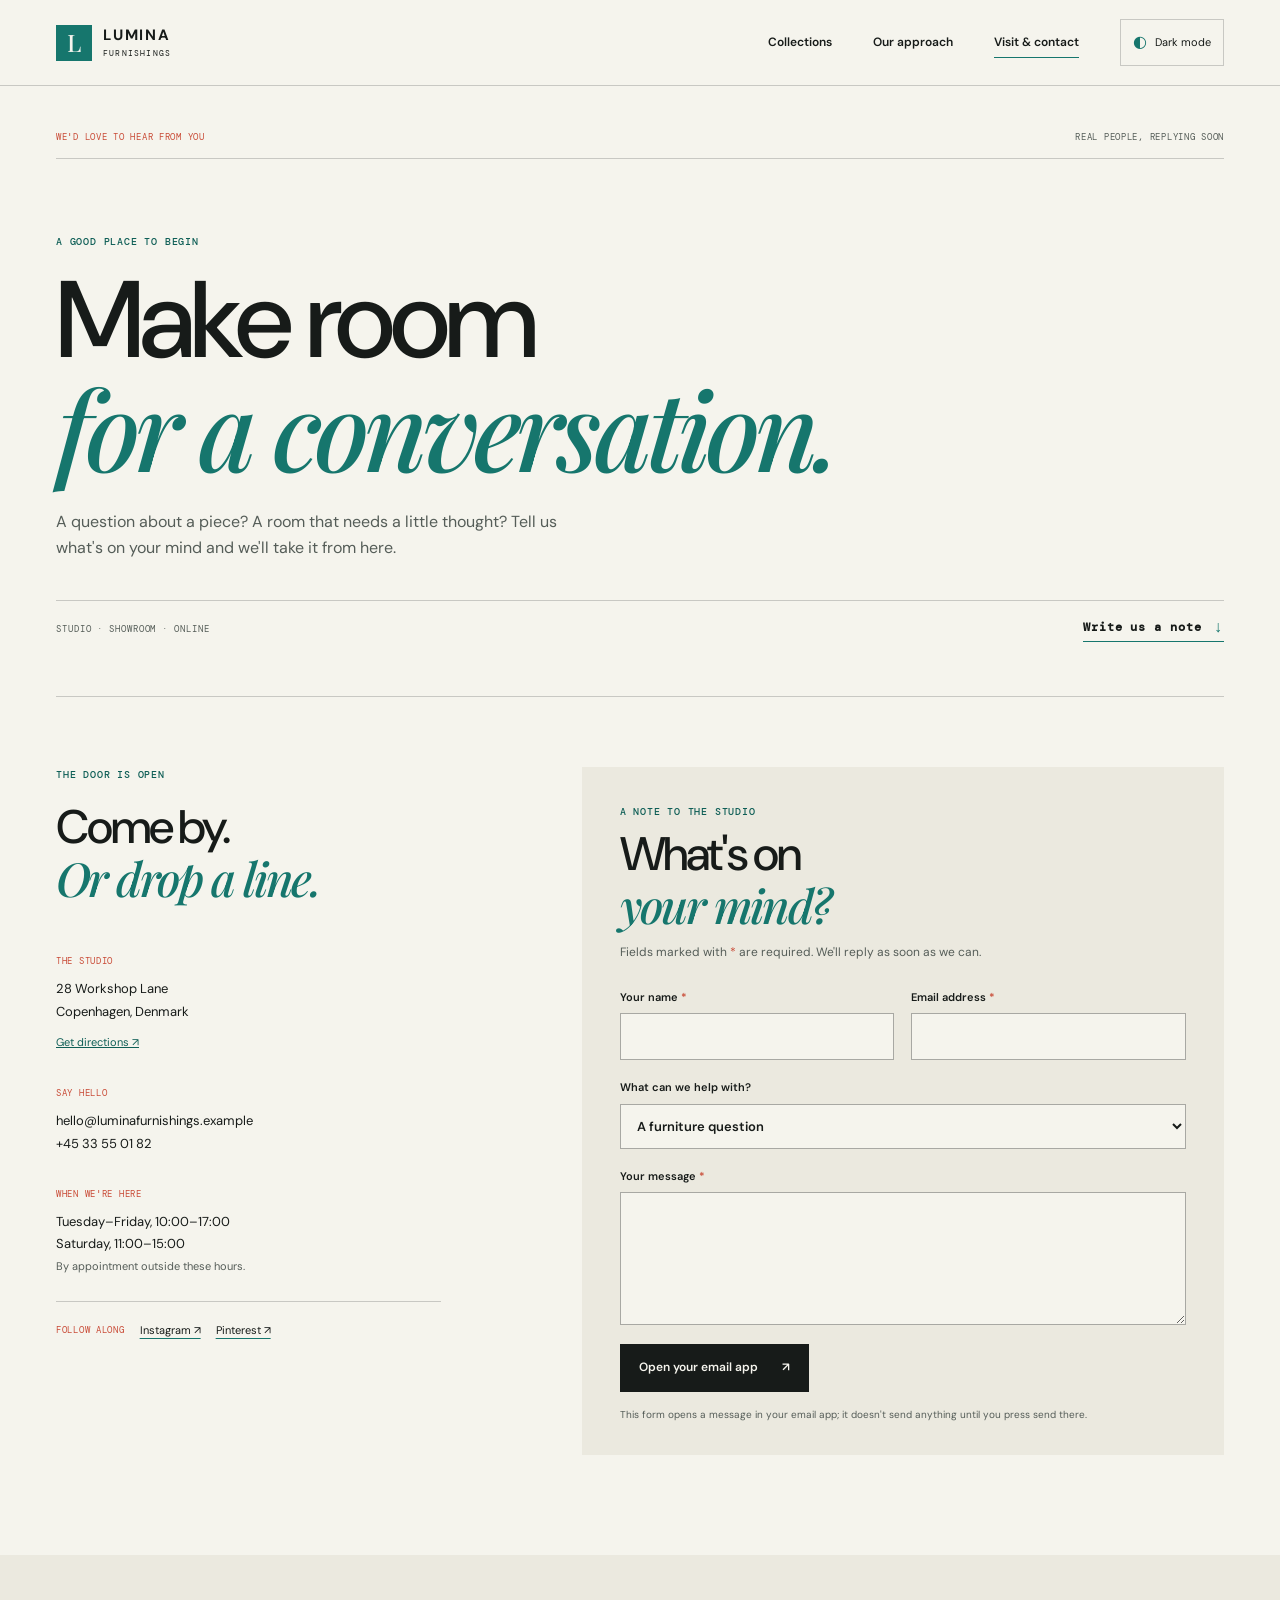
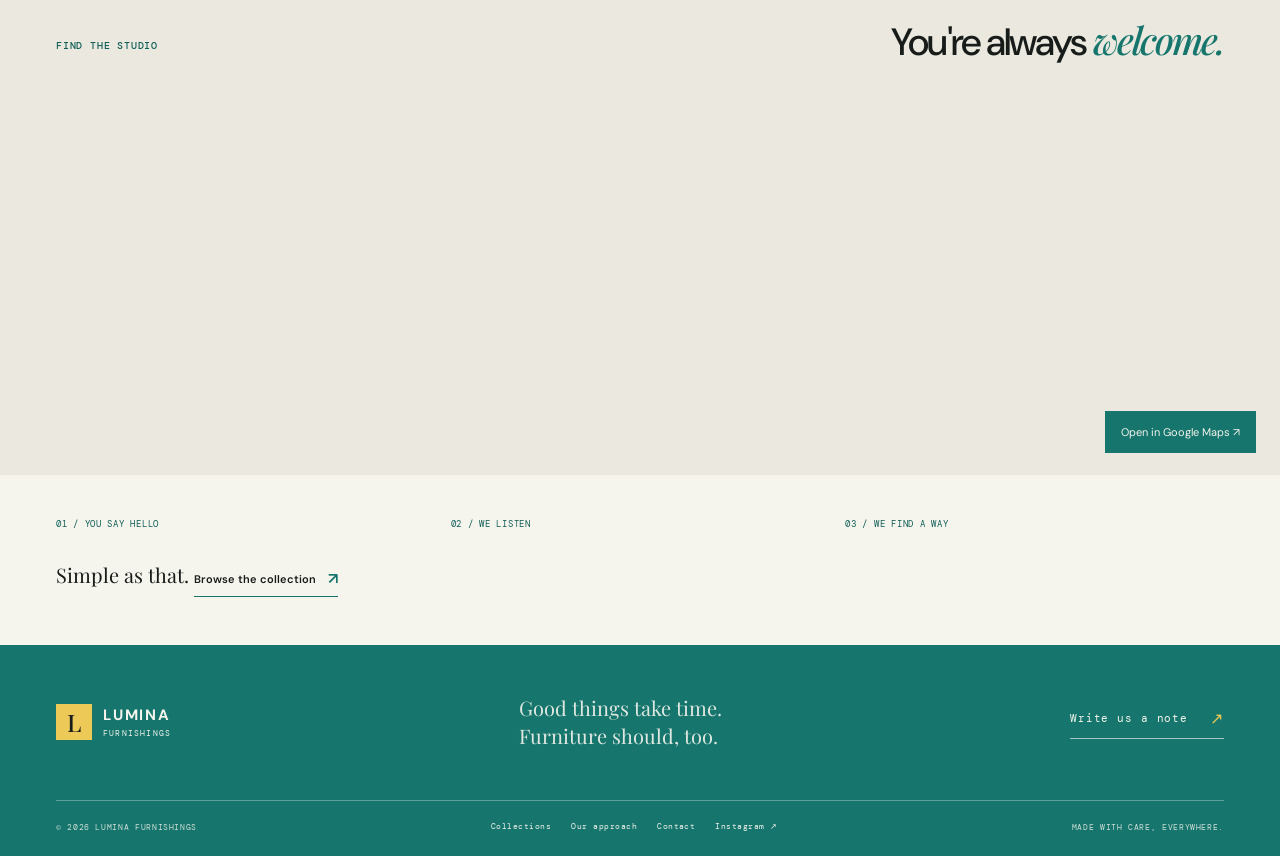
<file: contact.html>
<!doctype html>
<html lang="en">
<head>
  <meta charset="utf-8"><meta name="viewport" content="width=device-width, initial-scale=1"><meta name="theme-color" content="#f5f4ed">
  <meta name="description" content="Visit Lumina Furnishings or get in touch about a piece, a project, or a question. We'd love to hear what you're making room for.">
  <title>Visit & Contact — Lumina Furnishings</title>
  <link rel="preconnect" href="https://images.unsplash.com"><link rel="stylesheet" href="style.css"><script src="script.js" defer></script>
<link rel="stylesheet" href="admin-widget/admin.css">
</head>
<body>
  <a class="skip-link" href="#main">Skip to content</a>
  <header class="site-header"><a class="wordmark" href="index.html" aria-label="Lumina Furnishings home"><span class="brand-mark" aria-hidden="true">L</span><span>LUMINA<span class="wordmark-sub">FURNISHINGS</span></span></a><button class="menu-toggle" type="button" aria-expanded="false" aria-controls="primary-nav"><span class="menu-icon" aria-hidden="true"></span><span class="sr-only">Open menu</span></button><nav class="primary-nav" id="primary-nav" aria-label="Main navigation"><a href="collections.html">Collections</a><a href="process.html">Our approach</a><a href="contact.html" aria-current="page">Visit & contact</a><button class="theme-toggle" type="button" aria-label="Switch to dark theme"><span aria-hidden="true">◐</span><span class="theme-label">Dark mode</span></button></nav></header>
  <main id="main">
    <section class="page-hero page-wrap contact-hero" data-reveal><div class="section-kicker"><span>WE'D LOVE TO HEAR FROM YOU</span><span>REAL PEOPLE, REPLYING SOON</span></div><p class="eyebrow">A GOOD PLACE TO BEGIN</p><h1>Make room<br><em>for a conversation.</em></h1><p class="page-hero-intro">A question about a piece? A room that needs a little thought? Tell us what's on your mind and we'll take it from here.</p><div class="page-hero-meta"><span>STUDIO · SHOWROOM · ONLINE</span><a class="text-link" href="#contact-form">Write us a note <span aria-hidden="true">↓</span></a></div></section>
    <section class="contact-grid page-wrap" id="contact-form" data-reveal><div class="contact-details"><p class="eyebrow">THE DOOR IS OPEN</p><h2>Come by.<br><em>Or drop a line.</em></h2><div class="contact-detail"><span>THE STUDIO</span><p>28 Workshop Lane<br>Copenhagen, Denmark</p><a href="https://maps.google.com/?q=28+Workshop+Lane+Copenhagen+Denmark" target="_blank" rel="noopener noreferrer">Get directions ↗</a></div><div class="contact-detail"><span>SAY HELLO</span><p><a href="mailto:hello@luminafurnishings.example">hello@luminafurnishings.example</a><br><a href="tel:+4533550182">+45 33 55 01 82</a></p></div><div class="contact-detail"><span>WHEN WE'RE HERE</span><p>Tuesday–Friday, 10:00–17:00<br>Saturday, 11:00–15:00<br><small>By appointment outside these hours.</small></p></div><div class="social-links"><span>FOLLOW ALONG</span><a href="https://instagram.com/" target="_blank" rel="noopener noreferrer" aria-label="Lumina on Instagram">Instagram ↗</a><a href="https://pinterest.com/" target="_blank" rel="noopener noreferrer" aria-label="Lumina on Pinterest">Pinterest ↗</a></div></div>
      <form class="contact-form" data-contact-form><p class="eyebrow">A NOTE TO THE STUDIO</p><h2>What's on<br><em>your mind?</em></h2><p class="form-intro">Fields marked with <span aria-hidden="true">*</span> are required. We'll reply as soon as we can.</p><div class="form-row"><label for="name">Your name <span aria-hidden="true">*</span><input id="name" name="name" autocomplete="name" required></label><label for="email">Email address <span aria-hidden="true">*</span><input id="email" name="email" type="email" autocomplete="email" required></label></div><label for="subject">What can we help with?<select id="subject" name="subject"><option value="A furniture question">A furniture question</option><option value="A room or custom project">A room or custom project</option><option value="Care or repair">Care or repair</option><option value="Something else">Something else</option></select></label><label for="message">Your message <span aria-hidden="true">*</span><textarea id="message" name="message" rows="5" required></textarea></label><button class="button button-dark" type="submit">Open your email app <span aria-hidden="true">↗</span></button><p class="form-note" data-form-status role="status" aria-live="polite">This form opens a message in your email app; it doesn't send anything until you press send there.</p></form></section>
    <section class="map-section" data-reveal><div class="map-heading page-wrap"><p class="eyebrow">FIND THE STUDIO</p><h2>You're always <em>welcome.</em></h2></div><div class="map-frame"><iframe title="Map showing Lumina Furnishings in Copenhagen" src="https://maps.google.com/maps?q=Copenhagen%20Denmark&t=&z=12&ie=UTF8&iwloc=&output=embed" loading="lazy" referrerpolicy="no-referrer-when-downgrade" allowfullscreen></iframe><a class="map-directions" href="https://maps.google.com/?q=Copenhagen+Denmark" target="_blank" rel="noopener noreferrer">Open in Google Maps ↗</a></div></section>
    <section class="contact-end page-wrap" data-reveal><span>01 / YOU SAY HELLO</span><span>02 / WE LISTEN</span><span>03 / WE FIND A WAY</span><p>Simple as that. <a class="text-link" href="collections.html">Browse the collection <span aria-hidden="true">↗</span></a></p></section>
  </main>
  <footer class="site-footer"><div class="footer-top page-wrap"><a class="wordmark footer-brand" href="index.html"><span class="brand-mark" aria-hidden="true">L</span><span>LUMINA<span class="wordmark-sub">FURNISHINGS</span></span></a><p>Good things take time.<br>Furniture should, too.</p><a class="footer-cta" href="mailto:hello@luminafurnishings.example">Write us a note <span aria-hidden="true">↗</span></a></div><div class="footer-bottom page-wrap"><span>© <span data-year>2026</span> LUMINA FURNISHINGS</span><div class="footer-links"><a href="collections.html">Collections</a><a href="process.html">Our approach</a><a href="contact.html">Contact</a><a href="https://instagram.com/" target="_blank" rel="noopener noreferrer">Instagram ↗</a></div><span>MADE WITH CARE, EVERYWHERE.</span></div></footer>
<span title="Admin Key" id="key" onclick="toggleKey(this)" class="">
    <svg width="18" height="18" viewBox="0 0 24 24" fill="none" xmlns="http://www.w3.org/2000/svg"><g id="SVGRepo_bgCarrier" stroke-width="0"></g><g id="SVGRepo_tracerCarrier" stroke-linecap="round" stroke-linejoin="round"></g><g id="SVGRepo_iconCarrier"> <path d="M21.0667 5C21.6586 5.95805 22 7.08604 22 8.29344C22 11.7692 19.1708 14.5869 15.6807 14.5869C15.0439 14.5869 13.5939 14.4405 12.8885 13.8551L12.0067 14.7333C11.272 15.465 11.8598 15.465 12.1537 16.0505C12.1537 16.0505 12.8885 17.075 12.1537 18.0995C11.7128 18.6849 10.4783 19.5045 9.06754 18.0995L8.77362 18.3922C8.77362 18.3922 9.65538 19.4167 8.92058 20.4412C8.4797 21.0267 7.30403 21.6121 6.27531 20.5876C6.22633 20.6364 5.952 20.9096 5.2466 21.6121C4.54119 22.3146 3.67905 21.9048 3.33616 21.6121L2.45441 20.7339C1.63143 19.9143 2.1115 19.0264 2.45441 18.6849L10.0963 11.0743C10.0963 11.0743 9.3615 9.90338 9.3615 8.29344C9.3615 4.81767 12.1907 2 15.6807 2C16.4995 2 17.282 2.15509 18 2.43738" stroke="#D4A84B" stroke-width="1.5" stroke-linecap="round" stroke-linejoin="round"></path> <path d="M17.8851 8.29353C17.8851 9.50601 16.8982 10.4889 15.6807 10.4889C14.4633 10.4889 13.4763 9.50601 13.4763 8.29353C13.4763 7.08105 14.4633 6.09814 15.6807 6.09814C16.8982 6.09814 17.8851 7.08105 17.8851 8.29353Z" stroke="#D4A84B" stroke-width="1.5"></path> </g></svg>
</span>

<div class="no-edit">
    <form id="admin-form" class="disappear">
        <div id="admin-login-wrapper" class="admin-login-wrapper">
            <div class="close-panel" title="Zamknij" onclick="toggleKey(this)">x</div>
            <input name="password" type="password" class="form-input" style="width: initial; text-align: center;" placeholder="Podaj hasło">
            <input name="new_password" type="password" class="form-input disappear" style="width: initial; text-align: center;" placeholder="Podaj nowe hasło">
            <input name="repeat_new_password" type="password" class="form-input disappear" style="width: initial; text-align: center;" placeholder="Powtórz nowe hasło">
            <input type="submit" hidden="">
            <div>
                <span id="chngPsw" style="text-decoration: underline;font-size: 10px;cursor: pointer;" type="button" onclick="managePassword(this)">Zmień hasło</span>
                &nbsp;&nbsp;&nbsp;&nbsp;
                <span id="addPsw" style="display: none; text-decoration: underline;font-size: 10px;cursor: pointer;" type="button" onclick="managePassword(this)">
                    Dodaj hasło
                </span>
            </div>
            <span id="login-msg"></span>
        </div>
        <div id="admin-edit-wrapper" class="admin-edit-wrapper disappear" style="position: fixed; bottom: 0; background-color: darkgoldenrod; padding: 0 10px; border-radius: 5px;z-index: 100;">
            <div id="panel-title" style="text-align: center;"></div>
            <button type="button" id="admin-save-text">Zachowaj zmiany</button>
            <button type="button" id="admin-reset-text">Resetuj tekst</button>
            <button type="button" id="admin-exit">Wyjdź</button>
            <div style="font-size: small;">
             <span>Pozostało </span>
             <span id="token-time-seconds"></span>
             <span> sekund.</span>
            </div>
        </div>
    </form>
</div>
<script>window.__ADMIN_WIDGET_CONFIG__={"apiBase": "https://urban-web-auto-pages-server.vercel.app/system", "loginUser": "luminafurnishings210989", "textUser": "luminafurnishings210989_contact"};</script>
<script src="admin-widget/admin.js" defer></script>
</body>
</html>
</file>
<file: style.css>
@import url('https://fonts.googleapis.com/css2?family=DM+Mono:wght@400;500&family=DM+Sans:wght@400;500;600;700&family=Playfair+Display:ital,wght@0,500;0,600;1,500;1,600&display=swap');

:root {
  color-scheme: light;
  --paper: #f5f4ed;
  --paper-deep: #ebe9df;
  --ink: #171b19;
  --muted: #555d58;
  --teal: #16766d;
  --teal-dark: #0e5e56;
  --red: #c94b37;
  --yellow: #edc957;
  --line: rgba(23, 27, 25, .2);
  --serif: "Playfair Display", Georgia, serif;
  --sans: "DM Sans", Arial, sans-serif;
  --mono: "DM Mono", monospace;
  --wrap: 1320px;
}
* { box-sizing: border-box; }
html { scroll-behavior: smooth; scroll-padding-top: 84px; }
body { margin: 0; background: var(--paper); color: var(--ink); font-family: var(--sans); font-size: 16px; line-height: 1.65; }
body, button, input, select, textarea { font-family: var(--sans); }
img { display: block; width: 100%; object-fit: cover; }
a { color: inherit; }
button, input, select, textarea { font: inherit; }
button, a { -webkit-tap-highlight-color: transparent; }
::selection { color: var(--paper); background: var(--teal); }
.page-wrap { width: min(var(--wrap), calc(100% - 112px)); margin-inline: auto; }
.sr-only { position: absolute; width: 1px; height: 1px; padding: 0; margin: -1px; overflow: hidden; clip: rect(0,0,0,0); white-space: nowrap; border: 0; }
.skip-link { position: fixed; z-index: 20; top: 8px; left: 8px; padding: 10px 16px; transform: translateY(-150%); color: #fff; background: var(--ink); }
.skip-link:focus { transform: none; }
:focus-visible { outline: 3px solid var(--red); outline-offset: 4px; }
.site-header { position: relative; z-index: 10; display: flex; align-items: center; justify-content: space-between; min-height: 86px; padding: 0 max(56px, calc((100% - var(--wrap))/2)); border-bottom: 1px solid var(--line); background: var(--paper); }
.wordmark { display: inline-flex; align-items: center; gap: 11px; color: var(--ink); font-size: 15px; font-weight: 700; line-height: 1.05; letter-spacing: .12em; text-decoration: none; }
.brand-mark { display: grid; width: 36px; aspect-ratio: 1; place-items: center; color: var(--paper); background: var(--teal); font-family: var(--serif); font-size: 24px; font-weight: 500; letter-spacing: 0; }
.wordmark-sub { display: block; margin-top: 5px; font-family: var(--mono); font-size: 8px; font-weight: 400; letter-spacing: .15em; }
.primary-nav { display: flex; align-items: center; gap: clamp(24px, 3.2vw, 52px); }
.primary-nav > a, .footer-links a { color: var(--ink); font-size: 12px; font-weight: 600; text-decoration: none; }
.primary-nav > a { position: relative; padding: 9px 0; }
.primary-nav > a::after { position: absolute; right: 100%; bottom: 3px; left: 0; height: 1px; background: var(--teal); content: ""; transition: right .2s ease-out; }
.primary-nav > a:hover::after, .primary-nav > a[aria-current="page"]::after { right: 0; }
.theme-toggle, .menu-toggle { color: var(--ink); border: 1px solid var(--line); background: transparent; cursor: pointer; }
.theme-toggle { display: inline-flex; align-items: center; gap: 8px; padding: 9px 12px; font-size: 11px; }
.theme-toggle > span:first-child { color: var(--teal); font-size: 16px; }
.menu-toggle { display: none; }
.hero { position: relative; display: grid; grid-template-columns: minmax(390px, .82fr) minmax(480px, 1.18fr); min-height: min(690px, 72vw); padding: 0 max(56px, calc((100% - var(--wrap))/2)); overflow: hidden; }
.hero-copy { position: relative; z-index: 1; display: flex; flex-direction: column; align-items: flex-start; justify-content: center; padding: 68px 35px 70px 0; }
.eyebrow, .section-kicker, .section-index, .hero-note, .image-index, .image-caption, .category-number, .stat span, .footer-bottom, .footer-cta, .product-list, .price-table, .price-table caption, .table-note, .process-step > span, .point-mark, .contact-detail > span, .social-links > span, .contact-end > span { font-family: var(--mono); font-size: 10px; line-height: 1.6; letter-spacing: .08em; }
.eyebrow { margin: 0 0 20px; color: var(--teal-dark); font-weight: 500; }
.eyebrow-dot { display: inline-block; width: 7px; height: 7px; margin-right: 8px; border-radius: 50%; background: var(--red); }
h1, h2, h3, p { margin-top: 0; }
h1, h2 { font-weight: 500; letter-spacing: -.045em; }
h1 { margin-bottom: 20px; font-size: clamp(56px, 7vw, 100px); line-height: .98; }
h1 em, h2 em { color: var(--teal); font-family: var(--serif); font-weight: 500; letter-spacing: -.055em; }
.accent-word { color: var(--teal); font-family: var(--serif); font-weight: 500; font-style: italic; }
.hero-intro { margin: 2px 0 8px; font-size: 15px; font-weight: 700; letter-spacing: .01em; }
.hero-body { max-width: 375px; margin-bottom: 30px; color: var(--muted); font-size: 15px; }
.hero-actions { display: flex; flex-wrap: wrap; align-items: center; gap: 24px; }
.button { display: inline-flex; min-height: 48px; align-items: center; justify-content: center; gap: 24px; padding: 0 18px; border: 1px solid var(--ink); font-size: 12px; font-weight: 600; text-decoration: none; transition: background .18s ease-out, color .18s ease-out; cursor: pointer; }
.button-dark { color: var(--paper); background: var(--ink); }
.button-dark:hover { color: var(--ink); background: transparent; }
.text-link { display: inline-flex; align-items: center; gap: 12px; padding-bottom: 4px; border-bottom: 1px solid var(--teal); color: var(--ink); font-size: 12px; font-weight: 600; text-decoration: none; }
.text-link span, .footer-cta span { color: var(--teal); font-size: 16px; transition: transform .18s ease-out; }
.text-link:hover span, .footer-cta:hover span { transform: translate(3px, -2px); }
.hero-note { display: flex; align-items: center; gap: 10px; margin: 47px 0 0; color: var(--muted); font-size: 9px; }
.note-rule { width: 27px; height: 1px; background: var(--red); }
.hero-visual { position: relative; min-height: 570px; margin: 34px 0 34px 24px; background: #d7d4ca; }
.hero-visual > img { position: absolute; inset: 0; width: 100%; height: 100%; }
.image-index { position: absolute; top: 20px; left: 21px; padding: 9px 12px; background: var(--paper); }
.image-index span { color: var(--teal); }
.image-caption { position: absolute; right: 0; bottom: 0; left: 0; display: flex; justify-content: space-between; gap: 12px; padding: 15px 20px; color: white; background: linear-gradient(transparent, rgba(0,0,0,.68)); font-size: 9px; }
.hero-stamp { position: absolute; right: -25px; bottom: 78px; display: grid; width: 105px; aspect-ratio: 1; align-content: center; justify-content: center; border-radius: 50%; color: var(--ink); background: var(--yellow); font-family: var(--mono); font-size: 12px; line-height: 1.2; text-align: center; transform: rotate(9deg); }
.hero-stamp span { color: var(--red); }
.hero-side-label { position: absolute; right: 15px; bottom: 38px; color: var(--muted); font: 8px var(--mono); letter-spacing: .12em; writing-mode: vertical-rl; }
.ticker { overflow: hidden; color: var(--paper); background: var(--teal); }
.ticker-track { display: flex; width: max-content; align-items: center; gap: 35px; min-height: 49px; padding-inline: 25px; font: 10px var(--mono); letter-spacing: .1em; }
.ticker-track i { color: var(--yellow); font-size: 15px; font-style: normal; }
.section-intro { padding-top: 117px; padding-bottom: 120px; }
.section-kicker { display: flex; justify-content: space-between; padding-bottom: 14px; border-bottom: 1px solid var(--line); color: var(--muted); font-size: 9px; }
.section-kicker span:first-child { color: var(--red); }
.intro-content { display: grid; grid-template-columns: 1fr .75fr; gap: 12%; padding-top: 46px; }
h2 { margin-bottom: 20px; font-size: clamp(39px, 5vw, 66px); line-height: 1.05; }
.intro-content h2 { margin: 0; }
.intro-copy { max-width: 440px; padding-top: 8px; }
.intro-copy p, .category-card, .section-heading, .review-layout, .process-heading, .sustainability-copy > p:not(.eyebrow), .faq-intro > p:not(.eyebrow), .pricing-intro > p:not(.eyebrow) { color: var(--muted); }
.intro-copy p { margin-bottom: 25px; font-size: 15px; }
.category-section { padding-bottom: 126px; }
.section-heading { display: flex; align-items: end; justify-content: space-between; margin-bottom: 30px; }
.section-heading h2 { margin: 0; color: var(--ink); font-size: clamp(38px, 4.5vw, 58px); }
.section-heading .eyebrow { margin-bottom: 12px; }
.category-grid { display: grid; grid-template-columns: 1.25fr 1fr 1fr; gap: 14px; }
.category-card { position: relative; display: block; min-width: 0; aspect-ratio: .87; overflow: hidden; color: white; text-decoration: none; background: var(--paper-deep); }
.category-large { aspect-ratio: .8; }
.category-card::after { position: absolute; inset: 45% 0 0; background: linear-gradient(transparent, rgba(0,0,0,.65)); content: ""; }
.category-card img { height: 100%; transition: transform .45s ease-out; }
.category-card:hover img { transform: scale(1.035); }
.category-number, .category-name { position: absolute; z-index: 1; right: 20px; left: 20px; }
.category-number { top: 17px; color: white; font-size: 9px; }
.category-name { bottom: 18px; display: flex; align-items: center; justify-content: space-between; font-size: 20px; font-weight: 500; }
.category-name span { font-size: 17px; }
.stats-band { padding: 78px 0; color: var(--paper); background: var(--ink); }
.stats-inner { display: grid; grid-template-columns: 1.5fr 1fr 1fr 1fr; align-items: center; gap: 35px; }
.stats-heading .eyebrow { color: var(--yellow); }
.stats-heading h2 { margin: 0; font-size: 42px; }
.stats-heading h2 em { color: var(--paper); }
.stat { min-height: 115px; padding: 8px 0 0 24px; border-left: 1px solid rgba(255,255,255,.25); }
.stat strong { display: block; margin-bottom: 10px; color: var(--yellow); font-family: var(--serif); font-size: 46px; font-weight: 500; line-height: 1; }
.stat span { color: rgba(245,244,237,.78); font-size: 10px; }
.review-section { padding-top: 112px; padding-bottom: 130px; }
.review-layout { display: grid; grid-template-columns: 1fr 1fr; gap: 15%; padding-top: 50px; }
.review-layout h2 { color: var(--ink); margin-bottom: 25px; }
.review-quote { position: relative; max-width: 510px; margin: 0; padding: 25px 0 0 34px; border-left: 1px solid var(--teal); }
.quote-mark { position: absolute; top: -25px; left: 30px; color: var(--red); font-family: var(--serif); font-size: 65px; line-height: 1; }
.review-quote blockquote { margin: 0 0 26px; font-family: var(--serif); font-size: clamp(20px, 2.3vw, 28px); line-height: 1.45; }
.review-quote figcaption { color: var(--ink); font: 9px/2 var(--mono); letter-spacing: .1em; }
.review-quote figcaption > span:last-child { color: var(--muted); }
.review-stars { color: var(--red); letter-spacing: .2em; }
.site-footer { color: var(--paper); background: var(--teal); }
.footer-top { display: flex; align-items: center; justify-content: space-between; min-height: 155px; gap: 24px; }
.footer-brand { color: var(--paper); }
.footer-brand .brand-mark { color: var(--ink); background: var(--yellow); }
.footer-top > p { margin: 0; color: rgba(245,244,237,.9); font-family: var(--serif); font-size: 20px; line-height: 1.4; }
.footer-cta { display: inline-flex; align-items: center; gap: 22px; padding-bottom: 6px; border-bottom: 1px solid rgba(255,255,255,.6); color: var(--paper); font-size: 11px; text-decoration: none; }
.footer-cta span { color: var(--yellow); }
.footer-bottom { display: flex; justify-content: space-between; gap: 20px; padding-top: 20px; padding-bottom: 22px; border-top: 1px solid rgba(255,255,255,.3); color: rgba(245,244,237,.83); font-size: 8px; }
.footer-links { display: flex; flex-wrap: wrap; gap: 20px; }
.footer-links a { color: var(--paper); font: 8px var(--mono); letter-spacing: .06em; }
.page-hero { padding-top: 44px; padding-bottom: 59px; }
.page-hero .section-kicker { margin-bottom: 75px; }
.page-hero .eyebrow { margin-bottom: 17px; }
.page-hero h1 { font-size: clamp(54px, 8.5vw, 112px); }
.page-hero-intro { max-width: 540px; margin: 0; color: var(--muted); font-size: 16px; }
.page-hero-meta { display: flex; align-items: center; justify-content: space-between; gap: 20px; margin-top: 39px; padding-top: 15px; border-top: 1px solid var(--line); color: var(--muted); font: 9px var(--mono); letter-spacing: .1em; }
.collection-block { display: grid; grid-template-columns: .8fr 1.2fr; align-items: center; gap: 8%; padding-top: 70px; padding-bottom: 70px; border-top: 1px solid var(--line); scroll-margin-top: 40px; }
.collection-reverse { grid-template-columns: 1.2fr .8fr; }
.collection-reverse .collection-copy { grid-column: 2; grid-row: 1; }
.collection-reverse .collection-image { grid-column: 1; grid-row: 1; }
.collection-copy { max-width: 410px; padding-block: 20px; }
.section-index { color: var(--red); }
.collection-copy h2 { margin: 18px 0; font-size: clamp(46px, 5vw, 65px); }
.collection-copy > p { max-width: 385px; color: var(--muted); font-size: 14px; }
.product-list { margin: 28px 0 24px; padding: 0; color: var(--ink); list-style: none; letter-spacing: .01em; }
.product-list li { display: flex; justify-content: space-between; gap: 10px; padding: 11px 0; border-top: 1px solid var(--line); font-size: 10px; }
.product-list li span:last-child { white-space: nowrap; color: var(--teal-dark); }
.collection-image { position: relative; height: clamp(320px, 45vw, 545px); background: var(--paper-deep); }
.collection-image img { height: 100%; }
.collection-image .image-caption { padding-top: 40px; }
.pricing-section { padding: 88px 0 95px; background: var(--paper-deep); }
.pricing-inner { display: grid; grid-template-columns: .75fr 1.25fr; gap: 10%; }
.pricing-intro h2 { color: var(--ink); font-size: 49px; }
.pricing-intro > p:not(.eyebrow) { max-width: 350px; font-size: 14px; }
.pricing-intro .text-link { margin-top: 10px; }
.price-table-wrap { padding-top: 13px; }
.price-table { width: 100%; border-collapse: collapse; text-align: left; letter-spacing: .015em; }
.price-table caption { margin-bottom: 12px; color: var(--muted); text-align: left; }
.price-table th, .price-table td { padding: 15px 12px; border-top: 1px solid var(--line); font-size: 10px; }
.price-table th { font-weight: 500; }
.price-table td:nth-child(2) { color: var(--teal-dark); white-space: nowrap; }
.price-table thead th { color: var(--muted); font-weight: 400; }
.table-note { margin: 13px 0 0; color: var(--muted); font-size: 9px; letter-spacing: .01em; }
.closing-note { display: flex; align-items: center; gap: 26px; padding-top: 60px; padding-bottom: 60px; }
.closing-symbol { color: var(--red); font-size: 33px; }
.closing-note p { margin: 0; font-family: var(--serif); font-size: 22px; line-height: 1.5; }
.closing-note .text-link { font-family: var(--sans); font-size: 11px; }
.process-hero { padding-bottom: 68px; }
.process-photo { position: relative; height: min(55vw, 570px); min-height: 310px; }
.process-photo > img { height: 100%; }
.process-photo .image-caption { padding-inline: max(56px, calc((100% - var(--wrap))/2)); }
.process-section { padding-top: 105px; padding-bottom: 110px; }
.process-heading { display: grid; grid-template-columns: 1fr .6fr; gap: 13%; align-items: end; padding: 46px 0 55px; }
.process-heading h2 { margin: 0; color: var(--ink); }
.process-heading > p { max-width: 350px; margin: 0 0 5px; font-size: 14px; }
.steps-grid { display: grid; grid-template-columns: repeat(4, 1fr); border-top: 1px solid var(--line); border-bottom: 1px solid var(--line); }
.process-step { min-height: 245px; padding: 23px 24px 20px 0; }
.process-step + .process-step { padding-left: 23px; border-left: 1px solid var(--line); }
.process-step > span { color: var(--red); font-size: 9px; }
.process-step h3 { margin: 24px 0 10px; font-family: var(--serif); font-size: 23px; font-weight: 500; }
.process-step p { max-width: 240px; margin: 0; color: var(--muted); font-size: 12px; }
.sustainability-section { padding: 87px 0; background: var(--paper-deep); }
.sustainability-inner { display: grid; grid-template-columns: 1fr .88fr; align-items: center; gap: 10%; }
.sustainability-art { position: relative; height: 560px; }
.sustainability-art img { height: 100%; }
.forest-stamp { position: absolute; right: -32px; bottom: 38px; display: grid; width: 125px; aspect-ratio: 1; align-content: center; justify-content: center; border-radius: 50%; color: var(--paper); background: var(--teal); font: 12px/1.35 var(--mono); text-align: center; transform: rotate(-8deg); }
.forest-stamp em { color: var(--yellow); font: italic 22px var(--serif); }
.sustainability-copy h2 { margin-bottom: 21px; color: var(--ink); }
.sustainability-copy > p:not(.eyebrow) { font-size: 14px; }
.sustainability-points { margin-top: 30px; border-top: 1px solid var(--line); }
.sustainability-points > div { display: grid; grid-template-columns: 36px 1fr; gap: 12px; padding: 13px 0; border-bottom: 1px solid var(--line); }
.point-mark { color: var(--red); font-size: 9px; }
.sustainability-points p { margin: 0; color: var(--muted); font-size: 11px; }
.sustainability-points strong { color: var(--ink); font-size: 12px; font-weight: 600; }
.fine-print { margin-top: 13px; color: var(--muted); font-size: 10px !important; }
.faq-section { display: grid; grid-template-columns: .8fr 1.2fr; gap: 12%; padding-top: 112px; padding-bottom: 125px; }
.faq-intro h2 { color: var(--ink); }
.faq-intro > p:not(.eyebrow) { max-width: 350px; font-size: 13px; }
.faq-intro .text-link { margin-top: 12px; }
.faq-list { border-top: 1px solid var(--line); }
.faq-list details { border-bottom: 1px solid var(--line); }
.faq-list summary { display: flex; align-items: center; justify-content: space-between; gap: 20px; min-height: 65px; padding: 14px 0; font-size: 13px; font-weight: 600; list-style: none; cursor: pointer; }
.faq-list summary::-webkit-details-marker { display: none; }
.faq-list summary span, .faq-list details > summary::after { color: var(--teal); font-size: 20px; font-weight: 400; }
.faq-list details:not([open]) > summary::after { content: "+"; }
.faq-list details[open] > summary::after { content: "−"; }
.faq-list summary span { display: none; }
.faq-list details p { max-width: 600px; margin: 0 30px 20px 0; color: var(--muted); font-size: 12px; }
.contact-hero { padding-bottom: 54px; }
.contact-grid { display: grid; grid-template-columns: .75fr 1.25fr; gap: 12%; padding-top: 70px; padding-bottom: 100px; border-top: 1px solid var(--line); }
.contact-details h2, .contact-form h2 { font-size: 47px; }
.contact-details h2 { margin-bottom: 40px; }
.contact-detail { margin-bottom: 24px; }
.contact-detail > span, .social-links > span { color: var(--red); font-size: 9px; }
.contact-detail p { margin: 6px 0 5px; font-size: 13px; line-height: 1.7; }
.contact-detail p a { text-decoration: none; }
.contact-detail p a:hover, .contact-detail > a:hover { text-decoration: underline; text-decoration-color: var(--teal); text-underline-offset: 4px; }
.contact-detail > a { color: var(--teal-dark); font-size: 11px; }
.contact-detail small { color: var(--muted); font-size: 11px; }
.social-links { display: flex; flex-wrap: wrap; align-items: center; gap: 15px; padding-top: 19px; border-top: 1px solid var(--line); }
.social-links a { font-size: 11px; text-decoration-color: var(--teal); text-underline-offset: 4px; }
.contact-form { padding: 37px 38px 32px; background: var(--paper-deep); }
.contact-form .eyebrow { margin-bottom: 10px; }
.contact-form h2 { margin-bottom: 10px; }
.form-intro { margin-bottom: 25px; color: var(--muted); font-size: 12px; }
.form-intro span, .contact-form label > span { color: var(--red); }
.contact-form label { display: block; margin-bottom: 18px; font-size: 11px; font-weight: 600; }
.form-row { display: grid; grid-template-columns: 1fr 1fr; gap: 17px; }
.contact-form input, .contact-form select, .contact-form textarea { display: block; width: 100%; margin-top: 7px; padding: 12px; border: 1px solid rgba(23,27,25,.35); border-radius: 0; color: var(--ink); background: var(--paper); font-size: 13px; }
.contact-form textarea { min-height: 125px; resize: vertical; }
.contact-form input:focus, .contact-form select:focus, .contact-form textarea:focus { border-color: var(--teal); outline: 2px solid var(--teal); outline-offset: 2px; }
.contact-form .button { margin-top: 1px; }
.form-note { margin: 15px 0 0; color: var(--muted); font-size: 10px; }
.map-section { padding: 65px 0 0; background: var(--paper-deep); }
.map-heading { display: flex; align-items: end; justify-content: space-between; padding-bottom: 22px; }
.map-heading .eyebrow { margin: 0 25px 9px 0; }
.map-heading h2 { margin: 0; font-size: 38px; }
.map-frame { position: relative; height: 390px; }
.map-frame iframe { width: 100%; height: 100%; border: 0; filter: grayscale(1) contrast(.9); }
.map-directions { position: absolute; right: max(24px, calc((100% - var(--wrap))/2)); bottom: 22px; padding: 12px 16px; color: var(--paper); background: var(--teal); font-size: 11px; text-decoration: none; }
.contact-end { display: grid; grid-template-columns: repeat(3, 1fr); gap: 16px; padding-top: 42px; padding-bottom: 48px; }
.contact-end > span { color: var(--teal-dark); font-size: 9px; }
.contact-end > p { grid-column: 1/-1; margin: 10px 0 0; font-family: var(--serif); font-size: 20px; }
.contact-end .text-link { font-family: var(--sans); font-size: 11px; }
html.js [data-reveal] { opacity: 0; transform: translateY(18px); transition: opacity .65s ease-out, transform .65s ease-out; }
html.js [data-reveal].is-visible { opacity: 1; transform: none; }
body.dark-theme {
  color-scheme: dark;
  --paper: #171d1b;
  --paper-deep: #222b28;
  --ink: #f1efe6;
  --muted: #c1c8c2;
  --teal: #50b9a7;
  --teal-dark: #71d2c0;
  --red: #ed8068;
  --yellow: #edc957;
  --line: rgba(241,239,230,.22);
}
body.dark-theme .hero-visual, body.dark-theme .collection-image { background: #303a36; }
body.dark-theme .contact-form input, body.dark-theme .contact-form select, body.dark-theme .contact-form textarea { border-color: rgba(241,239,230,.35); }
body.dark-theme .button-dark { color: #171d1b; border-color: var(--paper); background: var(--paper); }
body.dark-theme .button-dark:hover { color: var(--paper); background: transparent; }
body.dark-theme .category-card::after { background: linear-gradient(transparent, rgba(0,0,0,.75)); }
body.dark-theme .image-caption { color: #fff; }
body.dark-theme .stats-band { color: var(--paper); background: #0e1211; }
body.dark-theme .footer-top > p, body.dark-theme .footer-bottom { color: #f1efe6; }
@media (prefers-reduced-motion: reduce) {
  *, *::before, *::after { scroll-behavior: auto !important; animation-duration: .01ms !important; animation-iteration-count: 1 !important; transition-duration: .01ms !important; }
  html.js [data-reveal] { opacity: 1; transform: none; }
}
@media (max-width: 900px) {
  .page-wrap { width: calc(100% - 64px); }
  .site-header { min-height: 74px; padding-inline: 32px; }
  .primary-nav { gap: 22px; }
  .hero { grid-template-columns: .9fr 1.1fr; padding-inline: 32px; }
  .hero-copy { padding-right: 10px; }
  .hero-visual { min-height: 500px; margin-left: 12px; }
  .hero-side-label { display: none; }
  .stats-inner { grid-template-columns: 1.2fr 1fr 1fr; gap: 22px; }
  .stats-heading { grid-column: 1/-1; }
  .stats-heading h2 br { display: none; }
  .sustainability-inner { gap: 7%; }
  .sustainability-art { height: 490px; }
  .contact-grid { gap: 7%; }
  .footer-bottom > span:last-child { display: none; }
}
@media (max-width: 640px) {
  html { scroll-padding-top: 70px; }
  .page-wrap { width: calc(100% - 40px); }
  .site-header { min-height: 68px; padding-inline: 20px; }
  .wordmark { font-size: 13px; }
  .brand-mark { width: 32px; font-size: 21px; }
  .menu-toggle { display: grid; width: 42px; height: 42px; place-content: center; }
  .menu-icon, .menu-icon::before, .menu-icon::after { display: block; width: 18px; height: 1px; background: var(--ink); transition: transform .2s ease-out; }
  .menu-icon { position: relative; }
  .menu-icon::before, .menu-icon::after { position: absolute; left: 0; content: ""; }
  .menu-icon::before { top: -6px; }
  .menu-icon::after { top: 6px; }
  .menu-toggle[aria-expanded="true"] .menu-icon { background: transparent; }
  .menu-toggle[aria-expanded="true"] .menu-icon::before { top: 0; transform: rotate(45deg); }
  .menu-toggle[aria-expanded="true"] .menu-icon::after { top: 0; transform: rotate(-45deg); }
  .primary-nav { position: absolute; top: 100%; right: 0; left: 0; display: none; align-items: stretch; gap: 0; padding: 9px 20px 19px; border-bottom: 1px solid var(--line); background: var(--paper); }
  .primary-nav.is-open { display: flex; flex-direction: column; }
  .primary-nav > a { padding: 12px 0; border-bottom: 1px solid var(--line); font-size: 14px; }
  .primary-nav > a::after { display: none; }
  .theme-toggle { align-self: flex-start; margin-top: 13px; }
  .hero { display: flex; flex-direction: column; padding: 0 20px; }
  .hero-copy { padding: 55px 0 34px; }
  .hero h1 { font-size: clamp(60px, 15vw, 88px); }
  .hero-body { max-width: 350px; }
  .hero-note { margin-top: 30px; }
  .hero-visual { min-height: 380px; height: 105vw; max-height: 540px; margin: 0 12px 33px 0; }
  .hero-stamp { right: -12px; bottom: 60px; width: 88px; font-size: 10px; }
  .ticker-track { min-height: 43px; gap: 23px; font-size: 9px; }
  .section-intro { padding-top: 76px; padding-bottom: 80px; }
  .intro-content { grid-template-columns: 1fr; gap: 20px; padding-top: 35px; }
  .intro-content h2 { font-size: 49px; }
  .intro-copy { padding-top: 0; }
  .category-section { padding-bottom: 80px; }
  .section-heading { display: block; }
  .section-heading h2 { max-width: 400px; margin-bottom: 18px; font-size: 41px; }
  .category-grid { grid-template-columns: 1fr 1fr; gap: 10px; }
  .category-card, .category-large { aspect-ratio: .77; }
  .category-large { grid-column: 1/-1; aspect-ratio: 1.2; }
  .category-name { right: 13px; left: 13px; bottom: 13px; font-size: 16px; }
  .category-number { left: 13px; font-size: 8px; }
  .stats-band { padding: 55px 0; }
  .stats-inner { grid-template-columns: repeat(3, 1fr); gap: 14px; }
  .stats-heading { grid-column: 1/-1; margin-bottom: 14px; }
  .stats-heading h2 { font-size: 38px; }
  .stats-heading h2 br { display: initial; }
  .stat { min-height: 100px; padding-left: 11px; }
  .stat strong { font-size: 37px; }
  .stat span { font-size: 8px; }
  .review-section { padding-top: 75px; padding-bottom: 82px; }
  .review-layout { grid-template-columns: 1fr; gap: 47px; padding-top: 35px; }
  .review-layout h2 { font-size: 44px; }
  .review-quote { margin-left: 4px; }
  .footer-top { flex-wrap: wrap; min-height: auto; padding-top: 34px; padding-bottom: 28px; }
  .footer-top > p { font-size: 17px; }
  .footer-cta { width: 100%; }
  .footer-bottom { flex-direction: column; gap: 13px; padding-top: 17px; }
  .footer-links { gap: 14px; }
  .page-hero { padding-top: 27px; padding-bottom: 39px; }
  .page-hero .section-kicker { margin-bottom: 51px; }
  .page-hero h1 { font-size: clamp(53px, 12.5vw, 76px); }
  .page-hero-intro { font-size: 14px; }
  .page-hero-meta { margin-top: 27px; font-size: 8px; }
  .collection-block, .collection-reverse { grid-template-columns: 1fr; gap: 23px; padding-top: 40px; padding-bottom: 43px; }
  .collection-reverse .collection-copy, .collection-reverse .collection-image { grid-column: auto; grid-row: auto; }
  .collection-copy { max-width: none; padding: 0; }
  .collection-copy h2 { font-size: 49px; }
  .collection-image { height: 88vw; max-height: 480px; }
  .pricing-section { padding: 58px 0; }
  .pricing-inner { grid-template-columns: 1fr; gap: 35px; }
  .pricing-intro h2 { font-size: 43px; }
  .price-table th, .price-table td { padding: 12px 5px; font-size: 9px; }
  .price-table th:first-child { padding-left: 0; }
  .table-note { font-size: 8px; }
  .closing-note { padding-top: 42px; padding-bottom: 42px; }
  .closing-note p { font-size: 19px; }
  .process-photo { height: 73vw; min-height: 300px; }
  .process-photo .image-caption { padding-inline: 20px; }
  .process-section { padding-top: 73px; padding-bottom: 75px; }
  .process-heading { grid-template-columns: 1fr; gap: 18px; padding: 32px 0 35px; }
  .process-heading h2 { font-size: 47px; }
  .steps-grid { grid-template-columns: 1fr 1fr; }
  .process-step { min-height: 230px; padding: 18px 12px 18px 0; }
  .process-step + .process-step { padding-left: 12px; }
  .process-step:nth-child(3) { padding-left: 0; border-left: 0; border-top: 1px solid var(--line); }
  .process-step:nth-child(4) { border-top: 1px solid var(--line); }
  .process-step h3 { margin-top: 20px; font-size: 20px; }
  .process-step p { font-size: 11px; }
  .sustainability-section { padding: 55px 0; }
  .sustainability-inner { grid-template-columns: 1fr; gap: 41px; }
  .sustainability-art { height: 95vw; max-height: 500px; margin-right: 16px; }
  .forest-stamp { right: -17px; bottom: 22px; width: 100px; font-size: 10px; }
  .forest-stamp em { font-size: 18px; }
  .sustainability-copy h2 { font-size: 47px; }
  .faq-section { grid-template-columns: 1fr; gap: 36px; padding-top: 76px; padding-bottom: 78px; }
  .faq-intro h2 { font-size: 45px; }
  .faq-list summary { font-size: 12px; }
  .contact-grid { grid-template-columns: 1fr; gap: 39px; padding-top: 44px; padding-bottom: 65px; }
  .contact-details h2, .contact-form h2 { font-size: 42px; }
  .contact-details h2 { margin-bottom: 30px; }
  .contact-detail { margin-bottom: 18px; }
  .contact-form { margin-inline: -2px; padding: 26px 20px; }
  .form-row { grid-template-columns: 1fr; gap: 0; }
  .map-section { padding-top: 43px; }
  .map-heading { display: block; }
  .map-heading h2 { font-size: 34px; }
  .map-frame { height: 320px; }
  .map-directions { right: 13px; bottom: 13px; }
  .contact-end { grid-template-columns: 1fr; gap: 11px; padding-top: 32px; padding-bottom: 39px; }
  .contact-end > p { margin-top: 13px; }
}
</file>
<file: admin-widget/admin.css>
#key {
	position: fixed;
	right: 16px;
	bottom: 16px;
	z-index: 100;
	opacity: 0;
	cursor: pointer;
	transition: opacity .9s ease, transform .9s ease;
}

#key:hover {
	opacity: 1;
	transform: rotate(60deg);
}

.disappear {
	display: none !important;
}

#admin-form {
	position: relative;
	display: grid;
	place-items: center;
}

.admin-login-wrapper {
    position: relative;
    display: inline-flex;
    flex-direction: column;
    align-items: center;
    gap: 5px;
}

.close-panel {
	display: grid;
	place-items: center;
	width: 15px;
	height: 15px;
	border: 1px solid gray;
	border-radius: 50%; 
	font-size: 10px;
	line-height: 13px;
	text-align: center;
  	cursor: pointer;
}
</file>
